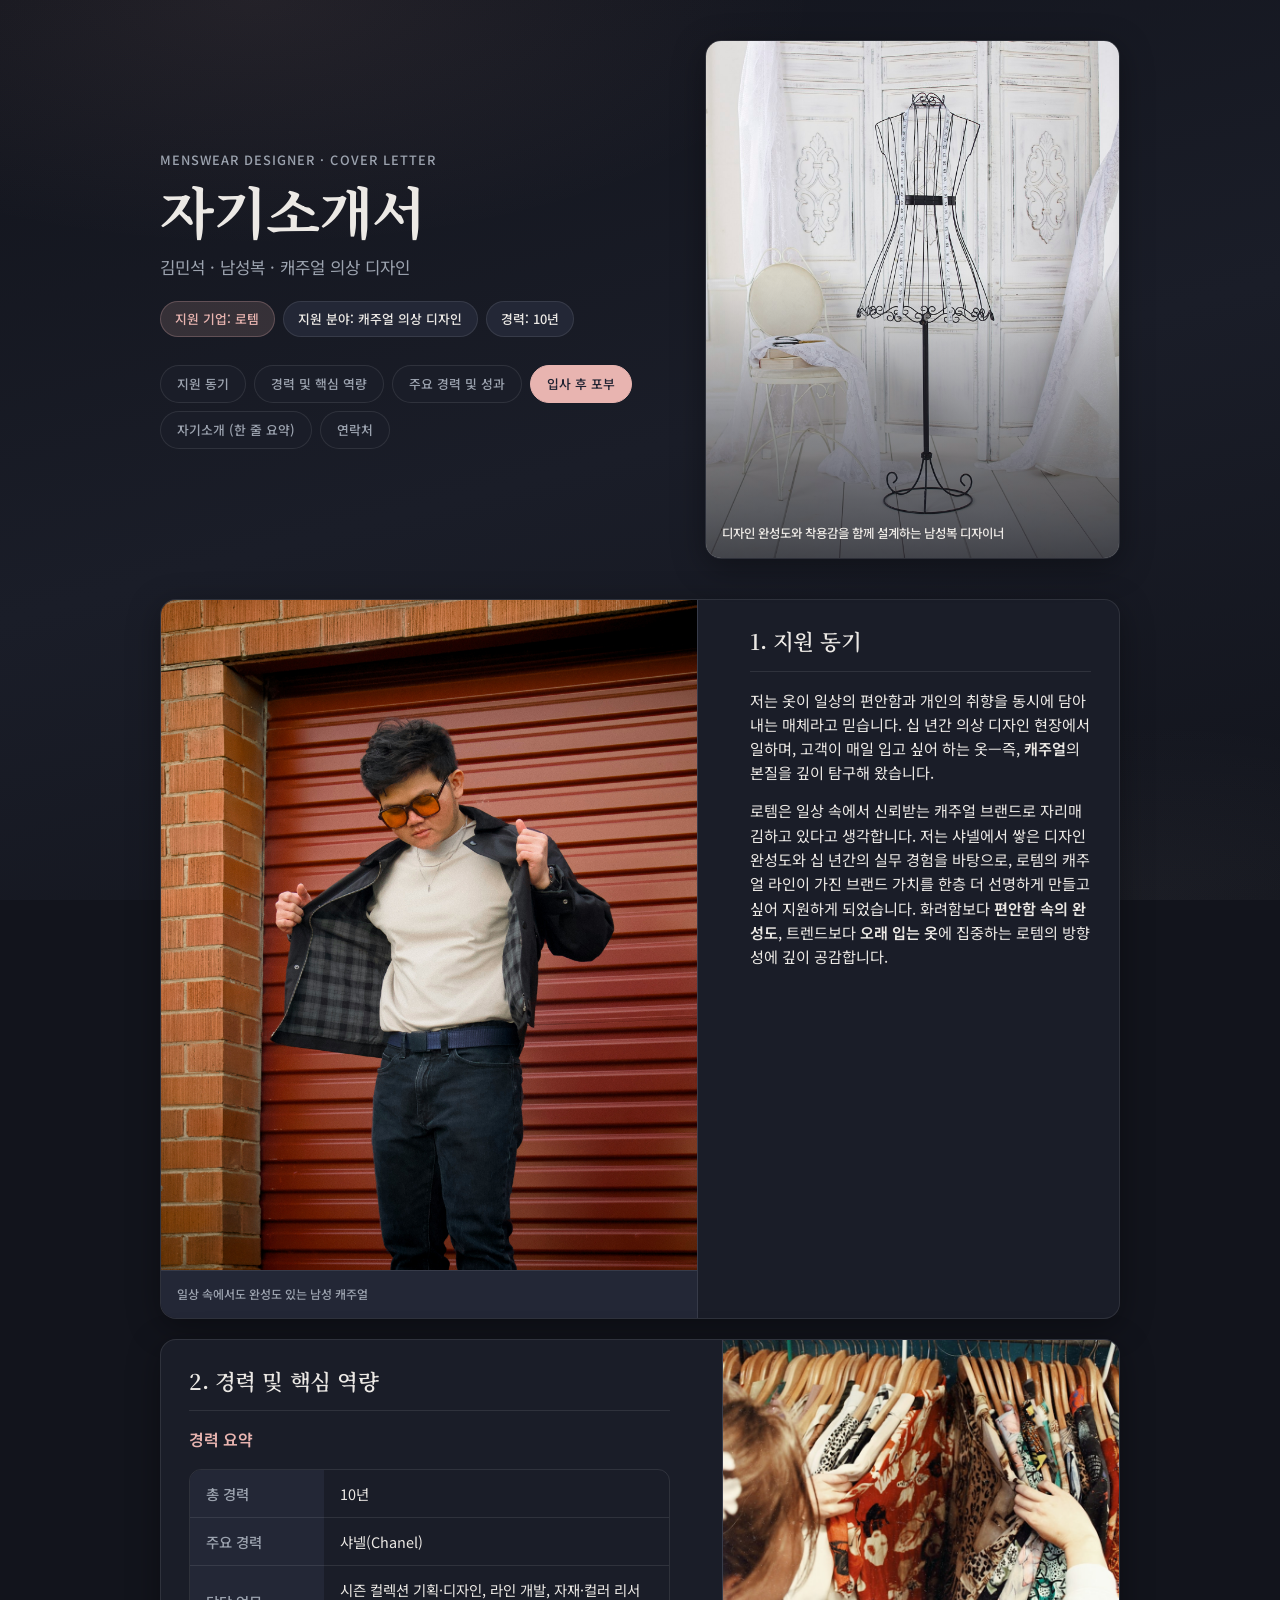
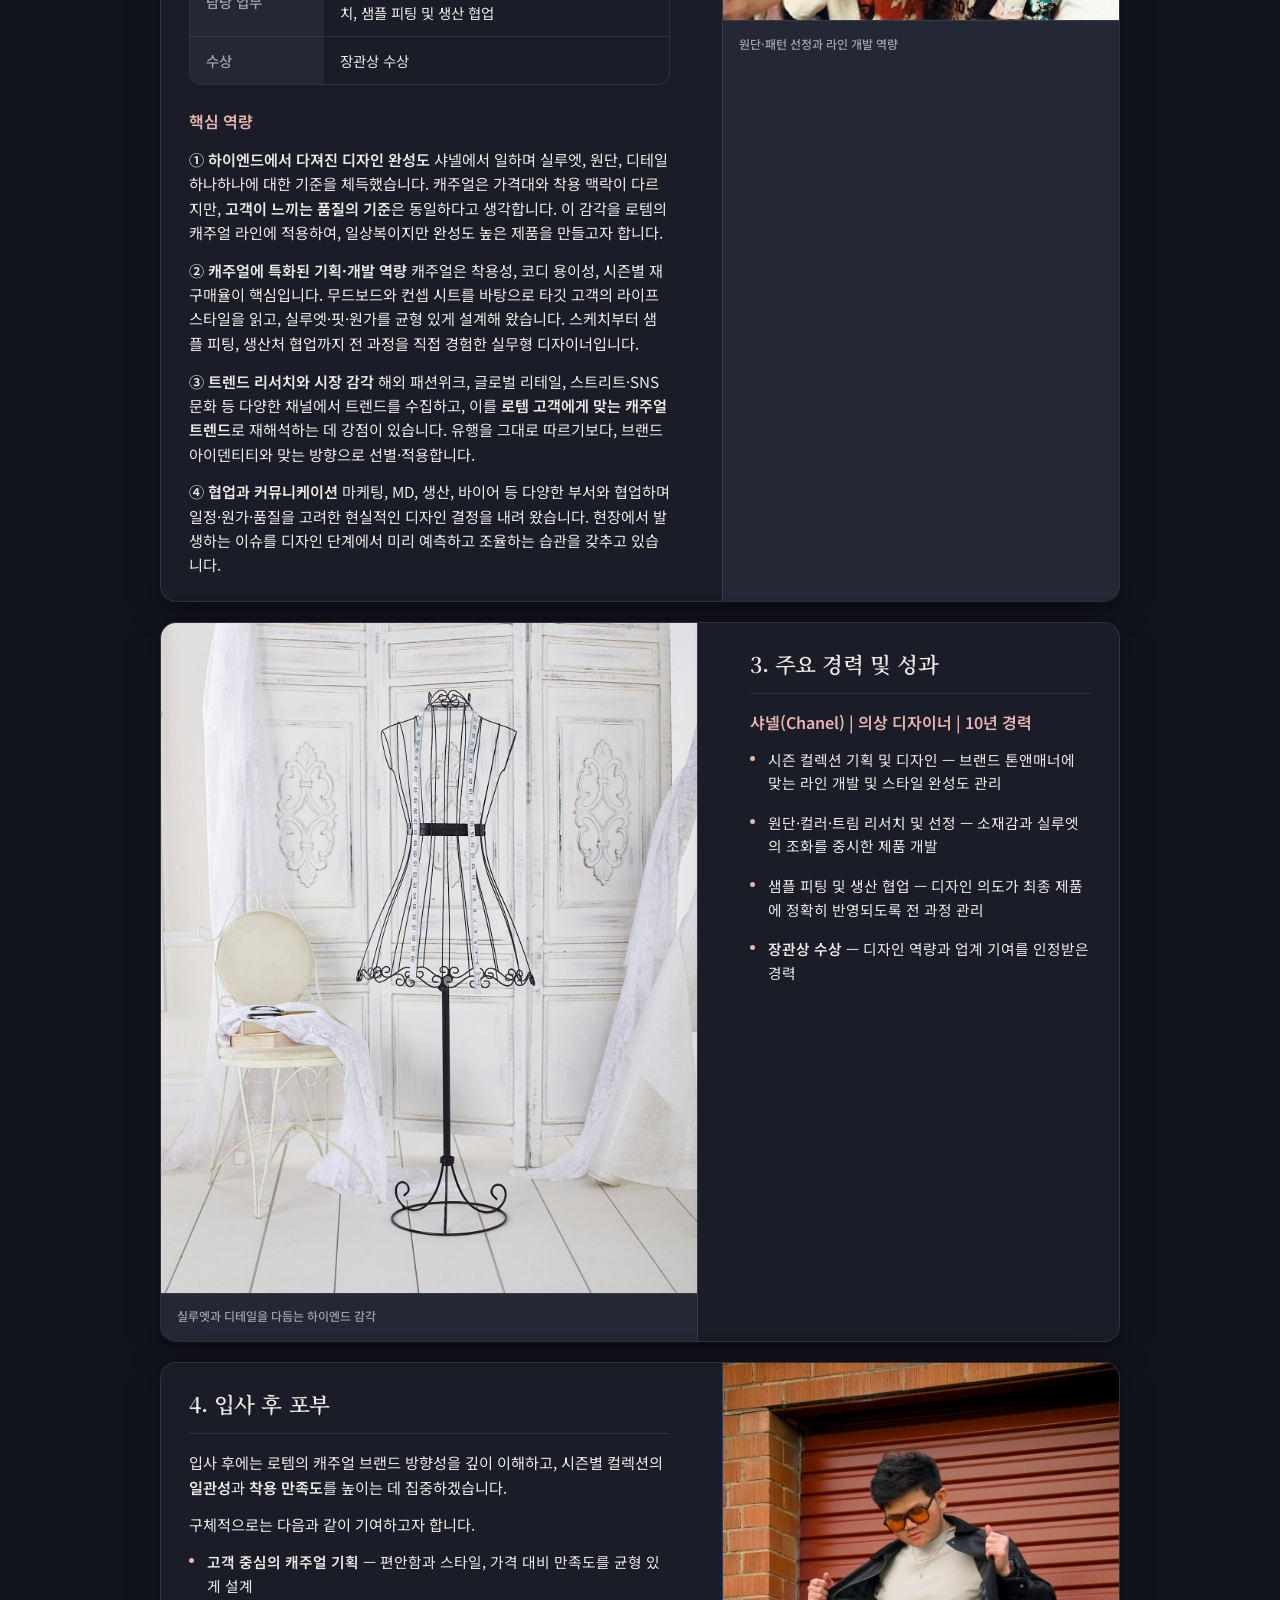
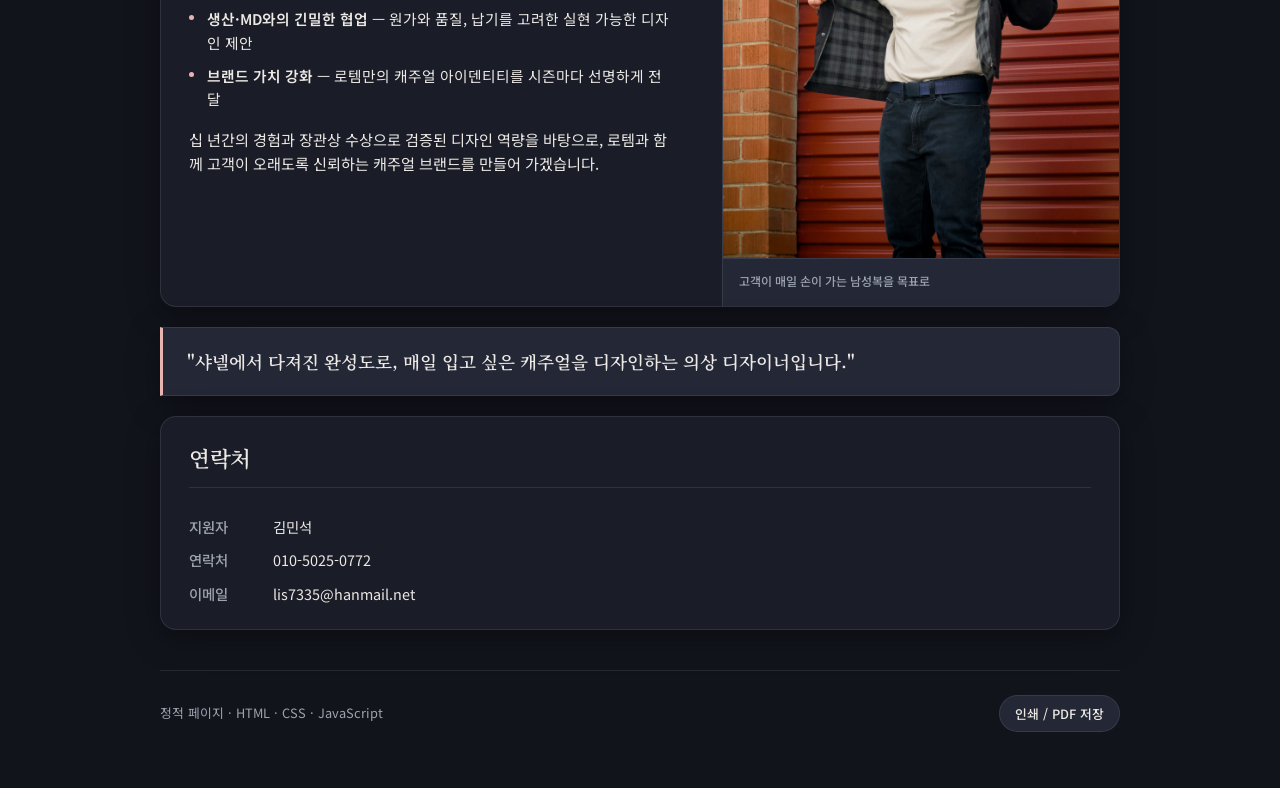
<file: resume/index.html>
<!DOCTYPE html>
<html lang="ko">
<head>
  <meta charset="UTF-8" />
  <meta name="viewport" content="width=device-width, initial-scale=1.0" />
  <meta name="description" content="김민석 — 남성복·캐주얼 의상 디자이너, 10년 경력, 샤넬, 장관상 수상" />
  <title>자기소개서 | 김민석 · 남성복 디자인</title>
  <link rel="preconnect" href="https://fonts.googleapis.com" />
  <link rel="preconnect" href="https://fonts.gstatic.com" crossorigin />
  <link href="https://fonts.googleapis.com/css2?family=Noto+Sans+KR:wght@400;500;600&family=Noto+Serif+KR:wght@600;700&display=swap" rel="stylesheet" />
  <link rel="stylesheet" href="styles.css" />
</head>
<body>
  <div class="page">
    <header class="hero">
      <div class="hero-layout">
        <div class="hero-copy">
          <p class="hero-label">Menswear Designer · Cover Letter</p>
          <h1 class="hero-title">자기소개서</h1>
          <p class="hero-lead" id="hero-lead">김민석 · 남성복 · 캐주얼 의상 디자인</p>
          <div class="hero-meta" id="hero-meta" aria-label="지원 정보"></div>
          <nav class="section-nav" id="section-nav" aria-label="섹션 이동"></nav>
        </div>
        <figure class="hero-visual">
          <img
            src="images/hero.jpg"
            alt="재단용 마네킹과 스케치가 놓인 디자인 스튜디오"
            width="640"
            height="800"
            loading="eager"
            decoding="async"
          />
          <figcaption class="hero-visual-caption">디자인 완성도와 착용감을 함께 설계하는 남성복 디자이너</figcaption>
        </figure>
      </div>
    </header>

    <main class="content" id="content" aria-live="polite">
      <div class="loading-card card">
        <p class="loading-text">자기소개서를 불러오는 중…</p>
      </div>
    </main>

    <footer class="site-footer">
      <p class="footer-note">정적 페이지 · HTML · CSS · JavaScript</p>
      <button type="button" class="btn btn-secondary btn-sm" id="print-btn">인쇄 / PDF 저장</button>
    </footer>
  </div>

  <script src="app.js"></script>
</body>
</html>
</file>
<file: resume/styles.css>
*,
*::before,
*::after {
  box-sizing: border-box;
  margin: 0;
  padding: 0;
}

:root {
  --bg: #12141c;
  --surface: #1a1d28;
  --surface-2: #232736;
  --border: rgba(236, 233, 229, 0.1);
  --text: #ece9e5;
  --text-muted: #9ca3af;
  --accent: #e8b4b0;
  --accent-hover: #f0c8c4;
  --accent-text: #1e2130;
  --danger: #e88b8b;
  --radius: 16px;
  --radius-pill: 999px;
  --shadow: 0 8px 32px rgba(0, 0, 0, 0.35);
  --font-display: "Noto Serif KR", Georgia, serif;
  --font-ui: "Noto Sans KR", system-ui, sans-serif;
}

html {
  scroll-behavior: smooth;
}

body {
  font-family: var(--font-ui);
  font-size: 0.95rem;
  font-weight: 400;
  line-height: 1.6;
  background-color: var(--bg);
  background-image:
    radial-gradient(ellipse 80% 50% at 20% 0%, rgba(232, 180, 176, 0.08), transparent 55%),
    radial-gradient(ellipse 60% 40% at 90% 100%, rgba(236, 233, 229, 0.04), transparent 50%),
    linear-gradient(165deg, #12141c 0%, #1a1d28 50%, #12141c 100%);
  background-attachment: fixed;
  color: var(--text);
  min-height: 100vh;
}

.page {
  max-width: 1000px;
  margin: 0 auto;
  padding: 2.5rem 1.25rem 3.5rem;
}

/* Hero */
.hero {
  margin-bottom: 2.5rem;
}

.hero-layout {
  display: grid;
  grid-template-columns: minmax(0, 1.05fr) minmax(240px, 0.85fr);
  gap: 2rem;
  align-items: center;
}

.hero-copy {
  min-width: 0;
}

.hero-visual {
  position: relative;
  margin: 0;
  border-radius: var(--radius);
  overflow: hidden;
  border: 1px solid var(--border);
  box-shadow: var(--shadow);
  aspect-ratio: 4 / 5;
  max-height: 520px;
}

.hero-visual img {
  display: block;
  width: 100%;
  height: 100%;
  object-fit: cover;
  object-position: center 35%;
}

.hero-visual::after {
  content: "";
  position: absolute;
  inset: 0;
  background: linear-gradient(180deg, transparent 45%, rgba(18, 20, 28, 0.75) 100%);
  pointer-events: none;
}

.hero-visual-caption {
  position: absolute;
  left: 1rem;
  right: 1rem;
  bottom: 1rem;
  z-index: 1;
  font-size: 0.78rem;
  font-weight: 500;
  line-height: 1.45;
  color: var(--text);
}

.hero-label {
  font-size: 0.8rem;
  font-weight: 500;
  color: var(--text-muted);
  letter-spacing: 0.08em;
  text-transform: uppercase;
  margin-bottom: 0.5rem;
}

.hero-title {
  font-family: var(--font-display);
  font-size: clamp(2rem, 5vw, 3.5rem);
  font-weight: 700;
  letter-spacing: -0.02em;
  line-height: 1.15;
  margin-bottom: 0.75rem;
}

.hero-lead {
  font-size: 1.05rem;
  color: var(--text-muted);
  margin-bottom: 1.25rem;
}

.hero-meta {
  display: flex;
  flex-wrap: wrap;
  gap: 0.5rem;
  margin-bottom: 1.75rem;
}

.meta-pill {
  display: inline-flex;
  align-items: center;
  padding: 0.4rem 0.9rem;
  background: var(--surface-2);
  border: 1px solid var(--border);
  border-radius: var(--radius-pill);
  font-size: 0.8rem;
  font-weight: 500;
  color: var(--text);
}

.meta-pill--accent {
  background: rgba(232, 180, 176, 0.15);
  border-color: rgba(232, 180, 176, 0.25);
  color: var(--accent);
}

/* Section nav */
.section-nav {
  display: flex;
  flex-wrap: wrap;
  gap: 0.5rem;
}

.nav-link {
  display: inline-block;
  padding: 0.5rem 1rem;
  font-size: 0.8rem;
  font-weight: 500;
  color: var(--text-muted);
  text-decoration: none;
  border: 1px solid var(--border);
  border-radius: var(--radius-pill);
  background: var(--surface);
  transition: background 0.2s, color 0.2s, border-color 0.2s;
}

.nav-link:hover {
  color: var(--text);
  background: var(--surface-2);
}

.nav-link.is-active {
  color: var(--accent-text);
  background: var(--accent);
  border-color: var(--accent);
}

/* Content layout */
.content {
  display: flex;
  flex-direction: column;
  gap: 1.25rem;
}

.card {
  background: var(--surface);
  border: 1px solid var(--border);
  border-radius: var(--radius);
  padding: 1.5rem 1.75rem;
  box-shadow: var(--shadow);
}

.section-card {
  scroll-margin-top: 1.5rem;
}

.section-card--media {
  display: grid;
  grid-template-columns: minmax(0, 1.15fr) minmax(220px, 0.85fr);
  gap: 1.5rem;
  align-items: start;
  padding: 0;
  overflow: hidden;
}

.section-card--media .section-body {
  padding: 1.5rem 1.75rem;
}

.section-card--media:has(.section-media--left) .section-media {
  border-left: none;
  border-right: 1px solid var(--border);
}

.section-card--media:has(.section-media--right) .section-media {
  border-left: 1px solid var(--border);
  border-right: none;
}

.section-card--media .section-media--left {
  order: -1;
}

.section-card--media .section-media--right {
  order: 1;
}

.section-media {
  margin: 0;
  min-height: 100%;
  background: var(--surface-2);
}

.section-media img {
  display: block;
  width: 100%;
  height: 100%;
  min-height: 280px;
  object-fit: cover;
}

.section-media-caption {
  padding: 0.85rem 1rem 1rem;
  font-size: 0.75rem;
  font-weight: 500;
  color: var(--text-muted);
  line-height: 1.45;
  border-top: 1px solid var(--border);
}

.section-card h2 {
  font-family: var(--font-display);
  font-size: 1.35rem;
  font-weight: 600;
  letter-spacing: -0.02em;
  margin-bottom: 1rem;
  padding-bottom: 0.75rem;
  border-bottom: 1px solid var(--border);
}

.section-card h3 {
  font-size: 1rem;
  font-weight: 600;
  margin: 1.5rem 0 0.75rem;
  color: var(--accent);
}

.section-card h3:first-of-type {
  margin-top: 0;
}

.section-card p {
  margin-bottom: 0.85rem;
  color: var(--text);
}

.section-card p:last-child {
  margin-bottom: 0;
}

.section-card strong {
  font-weight: 600;
  color: var(--text);
}

/* Competency grid */
.competency-grid {
  display: grid;
  gap: 1rem;
  margin-top: 1.25rem;
}

.competency-item {
  padding: 1.1rem 1.25rem;
  background: var(--surface-2);
  border: 1px solid var(--border);
  border-radius: 12px;
}

.competency-item strong {
  display: block;
  font-size: 0.9rem;
  margin-bottom: 0.5rem;
  color: var(--text);
}

.competency-item p {
  font-size: 0.9rem;
  color: var(--text-muted);
  margin: 0;
  line-height: 1.55;
}

/* Table */
.table-wrap {
  overflow-x: auto;
  margin: 1rem 0;
  border-radius: 12px;
  border: 1px solid var(--border);
}

.data-table {
  width: 100%;
  border-collapse: collapse;
  font-size: 0.9rem;
}

.data-table th,
.data-table td {
  padding: 0.75rem 1rem;
  text-align: left;
  border-bottom: 1px solid var(--border);
}

.data-table th {
  width: 28%;
  font-weight: 500;
  color: var(--text-muted);
  background: var(--surface-2);
}

.data-table td {
  color: var(--text);
}

.data-table tr:last-child th,
.data-table tr:last-child td {
  border-bottom: none;
}

/* Lists */
.md-list {
  list-style: none;
  margin: 0.75rem 0 1rem;
  display: flex;
  flex-direction: column;
  gap: 0.6rem;
}

.md-list li {
  position: relative;
  padding-left: 1.1rem;
  color: var(--text);
  font-size: 0.92rem;
}

.md-list li::before {
  content: "";
  position: absolute;
  left: 0;
  top: 0.55em;
  width: 5px;
  height: 5px;
  border-radius: 50%;
  background: var(--accent);
}

/* Blockquote */
.quote-card {
  background: var(--surface-2);
  border-left: 3px solid var(--accent);
  border-radius: 0 12px 12px 0;
  padding: 1.25rem 1.5rem;
  margin: 0;
}

.quote-card p {
  font-family: var(--font-display);
  font-size: 1.1rem;
  font-weight: 600;
  line-height: 1.55;
  color: var(--text);
  margin: 0;
}

/* Experience highlight */
.experience-title {
  font-size: 1rem;
  font-weight: 600;
  margin-bottom: 1rem;
  color: var(--text);
}

/* Contact */
.contact-card {
  display: grid;
  gap: 0.65rem;
}

.contact-item {
  display: flex;
  flex-wrap: wrap;
  gap: 0.35rem 0.75rem;
  font-size: 0.9rem;
}

.contact-label {
  font-weight: 500;
  color: var(--text-muted);
  min-width: 4.5rem;
}

.contact-value {
  color: var(--text);
}

/* Loading & error */
.loading-card,
.error-card {
  text-align: center;
  padding: 2.5rem 1.75rem;
}

.loading-text,
.error-text {
  color: var(--text-muted);
  font-size: 0.9rem;
}

.error-text {
  color: var(--danger);
  margin-bottom: 1rem;
}

/* Buttons */
.btn {
  display: inline-flex;
  align-items: center;
  justify-content: center;
  padding: 0.65rem 1.1rem;
  font-family: var(--font-ui);
  font-size: 0.9rem;
  font-weight: 500;
  border-radius: var(--radius-pill);
  border: 1px solid transparent;
  cursor: pointer;
  transition: background 0.2s, border-color 0.2s;
}

.btn-primary {
  background: var(--accent);
  color: var(--accent-text);
  border-color: rgba(30, 33, 48, 0.2);
}

.btn-primary:hover {
  background: var(--accent-hover);
}

.btn-secondary {
  background: var(--surface-2);
  color: var(--text);
  border-color: var(--border);
}

.btn-secondary:hover {
  background: #2a2f42;
}

.btn-sm {
  padding: 0.5rem 0.95rem;
  font-size: 0.8rem;
}

/* Footer */
.site-footer {
  display: flex;
  flex-wrap: wrap;
  align-items: center;
  justify-content: space-between;
  gap: 1rem;
  margin-top: 2.5rem;
  padding-top: 1.5rem;
  border-top: 1px solid var(--border);
}

.footer-note {
  font-size: 0.8rem;
  color: var(--text-muted);
}

/* Print */
@media print {
  body {
    background: #fff;
    color: #1e2130;
  }

  .hero-visual,
  .section-media {
    display: none;
  }

  .section-card--media {
    display: block;
    padding: 1.5rem 1.75rem;
  }

  .section-card--media .section-body {
    padding: 0;
  }

  .section-nav,
  .site-footer,
  .hero-label {
    display: none;
  }

  .card {
    box-shadow: none;
    border-color: #ddd;
    break-inside: avoid;
  }

  .page {
    padding: 0;
    max-width: none;
  }
}

/* Mobile */
@media (max-width: 820px) {
  .hero-layout {
    grid-template-columns: 1fr;
    gap: 1.5rem;
  }

  .hero-visual {
    max-height: 360px;
    aspect-ratio: 16 / 10;
  }

  .section-card--media {
    grid-template-columns: 1fr;
  }

  .section-card--media .section-body,
  .section-card--media:has(.section-media--right) .section-body {
    padding: 1.25rem 1.15rem 0;
  }

  .section-media {
    border-left: none;
    border-top: 1px solid var(--border);
  }

  .section-card--media:has(.section-media--right) .section-media {
    order: -1;
    border-right: none;
    border-top: none;
    border-bottom: 1px solid var(--border);
  }

  .section-media img {
    min-height: 220px;
  }
}

@media (max-width: 600px) {
  .page {
    padding: 1.75rem 1rem 2.5rem;
  }

  .card {
    padding: 1.25rem 1.15rem;
  }

  .section-nav {
    gap: 0.4rem;
  }

  .nav-link {
    font-size: 0.75rem;
    padding: 0.45rem 0.8rem;
  }

  .site-footer {
    flex-direction: column;
    align-items: flex-start;
  }
}
</file>
